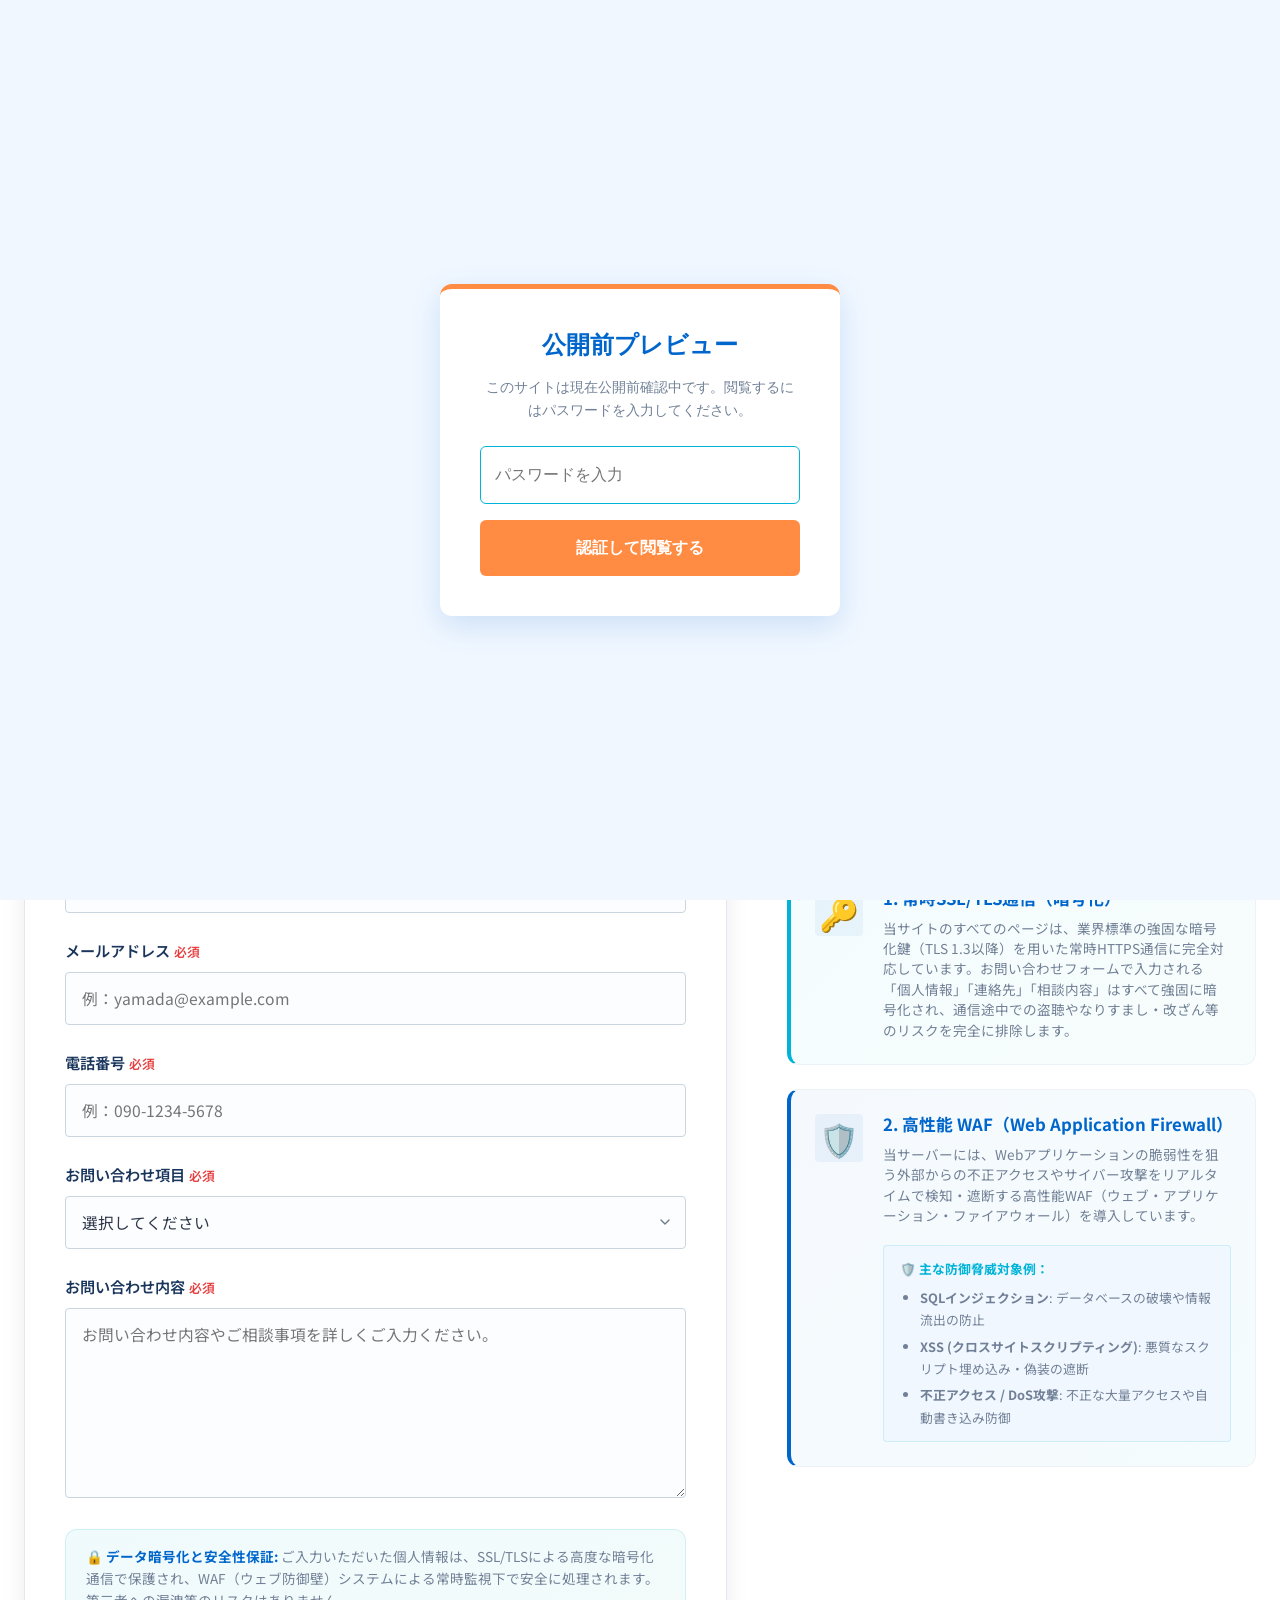
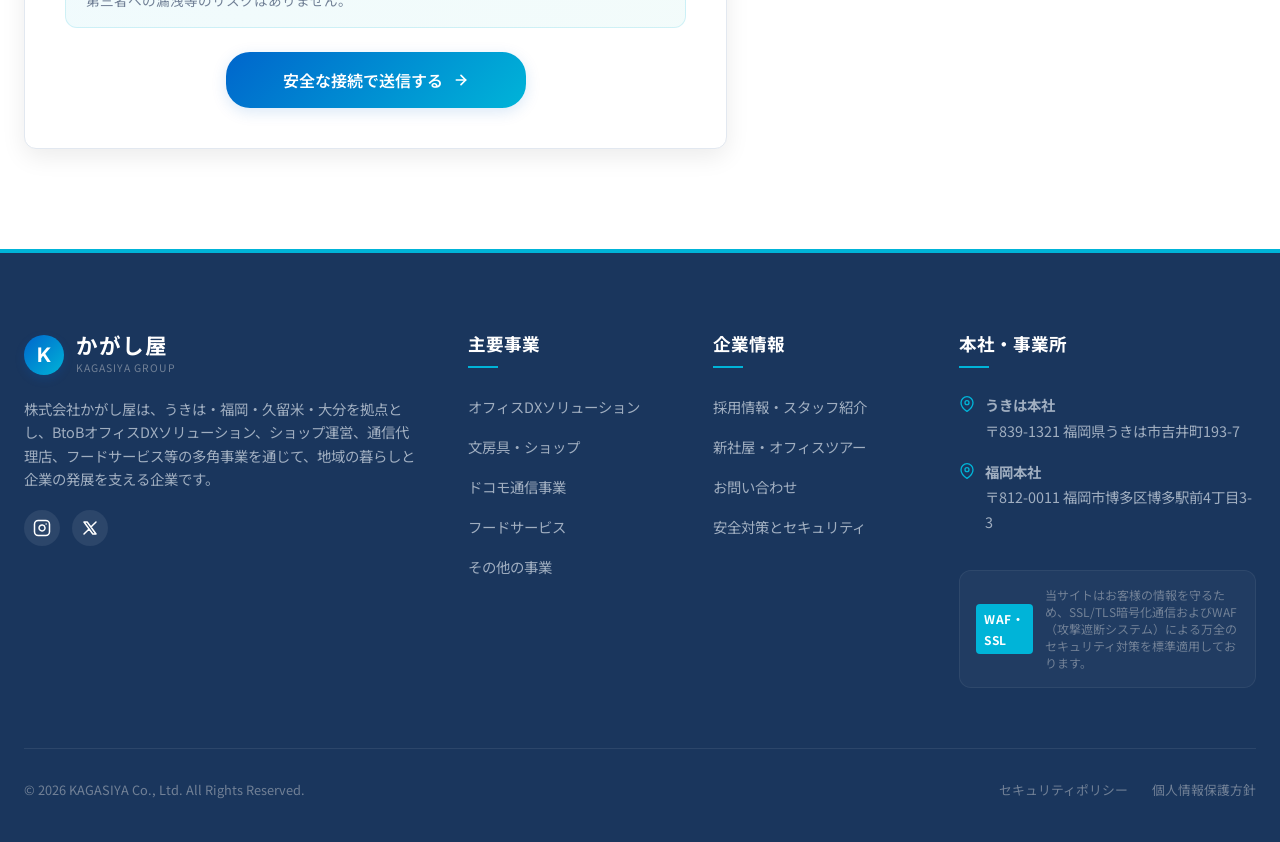
<file: contact.html>
<!DOCTYPE html>
<html lang="ja">
<head>
  <meta charset="UTF-8">
  <meta name="viewport" content="width=device-width, initial-scale=1.0">
  <title>お問い合わせ ＆ セキュリティ体制 | 株式会社かがし屋</title>
  <meta name="description" content="株式会社かがし屋へのお問い合わせフォームです。ご入力内容はSSL暗号化通信およびWAF（Web Application Firewall）による24時間攻撃遮断システムにより完全に保護されています。">
  <link rel="stylesheet" href="css/style.css">
  <link rel="stylesheet" href="css/pages.css">
</head>
<body>

  <!-- ==========================================================================
       HEADER (Glassmorphism Nav)
       ========================================================================== -->
  <header class="header">
    <div class="container header__container">
      <a href="index.html" class="logo" id="header-logo">
        <div class="logo__mark">K</div>
        <div class="logo__text">
          <span class="logo__name">かがし屋</span>
          <span class="logo__sub">KAGASIYA GROUP</span>
        </div>
      </a>
      
      <nav class="nav" id="global-nav">
        <ul class="nav__list">
          <li class="nav__item"><a href="index.html" class="nav__link">ホーム</a></li>
          <li class="nav__item"><a href="office.html" class="nav__link">オフィスDX</a></li>
          <li class="nav__item"><a href="stationery.html" class="nav__link">文具・ショップ</a></li>
          <li class="nav__item"><a href="docomo.html" class="nav__link">ドコモ通信</a></li>
          <li class="nav__item"><a href="food.html" class="nav__link">フードサービス</a></li>
          <li class="nav__item"><a href="others.html" class="nav__link">その他事業</a></li>
          <li class="nav__item"><a href="recruit.html" class="nav__link">採用情報</a></li>
        </ul>
        <a href="contact.html" class="header__btn active" id="nav-contact-btn">
          <span>お問い合わせ</span>
          <svg class="arrow-icon" width="16" height="16" viewBox="0 0 24 24" fill="none" stroke="currentColor" stroke-width="2.5" stroke-linecap="round" stroke-linejoin="round"><line x1="5" y1="12" x2="19" y2="12"></line><polyline points="12 5 19 12 12 19"></polyline></svg>
        </a>
      </nav>

      <div class="burger" id="burger-menu">
        <div class="line1"></div>
        <div class="line2"></div>
        <div class="line3"></div>
      </div>
    </div>
  </header>

  <!-- ==========================================================================
       SUBPAGE HERO — bright gradient instead of dark SVG
       ========================================================================== -->
  <section class="page-hero" style="background: linear-gradient(135deg, var(--primary), var(--secondary));">
    <div class="page-hero__content fade-in">
      <h1 class="page-hero__title">お問い合わせ</h1>
      <span class="page-hero__subtitle">CONTACT &amp; SECURE ENVIRONMENT</span>
    </div>
  </section>

  <!-- ==========================================================================
       BREADCRUMB
       ========================================================================== -->
  <div class="breadcrumb">
    <div class="container">
      <ul class="breadcrumb__list">
        <li class="breadcrumb__item"><a href="index.html">ホーム</a></li>
        <li class="breadcrumb__item active">お問い合わせ</li>
      </ul>
    </div>
  </div>

  <!-- ==========================================================================
       CONTACT FORM & SECURITY INFO LAYOUT
       ========================================================================== -->
  <section class="section-padding">
    <div class="container">
      <div class="contact-layout">
        <!-- Form Panel -->
        <div class="contact-form-container fade-in">
          <h2 style="font-size: 1.5rem; color: var(--primary); margin-bottom: 24px; border-left: 4px solid var(--secondary); padding-left: 12px;">お問い合わせフォーム</h2>
          
          <form id="contact-form" novalidate>
            <div class="form-group">
              <label class="form-label" for="comp-name">貴社名 / 組織名</label>
              <input type="text" class="form-control" id="comp-name" placeholder="例：株式会社かがし屋">
            </div>

            <div class="form-group">
              <label class="form-label" for="user-name">お名前<span>必須</span></label>
              <input type="text" class="form-control" id="user-name" required placeholder="例：山田 太郎">
            </div>

            <div class="form-group">
              <label class="form-label" for="user-email">メールアドレス<span>必須</span></label>
              <input type="email" class="form-control" id="user-email" required placeholder="例：yamada@example.com">
            </div>

            <div class="form-group">
              <label class="form-label" for="user-tel">電話番号<span>必須</span></label>
              <input type="tel" class="form-control" id="user-tel" required placeholder="例：090-1234-5678">
            </div>

            <div class="form-group">
              <label class="form-label" for="req-type">お問い合わせ項目<span>必須</span></label>
              <select class="form-control" id="req-type" required>
                <option value="" disabled selected>選択してください</option>
                <option value="office">オフィスソリューション・DX相談</option>
                <option value="stationery">文房具・ショップ店舗関連</option>
                <option value="docomo">ドコモ通信・法人モバイル導入</option>
                <option value="food">フードサービス（セリオ予約など）</option>
                <option value="recruit">採用エントリー・インターン見学</option>
                <option value="other">その他のお問い合わせ</option>
              </select>
            </div>

            <div class="form-group">
              <label class="form-label" for="user-msg">お問い合わせ内容<span>必須</span></label>
              <textarea class="form-control" id="user-msg" rows="6" required placeholder="お問い合わせ内容やご相談事項を詳しくご入力ください。"></textarea>
            </div>

            <div style="margin-bottom: 24px; font-size: 0.85rem; color: var(--text-muted); line-height: 1.6; background: linear-gradient(135deg, rgba(0, 180, 216, 0.06), rgba(46, 196, 182, 0.06)); padding: 16px 20px; border-radius: var(--border-radius-md); border: 1px solid rgba(0, 180, 216, 0.15);">
              🔒 <strong style="color: var(--primary);">データ暗号化と安全性保証:</strong> ご入力いただいた個人情報は、SSL/TLSによる高度な暗号化通信で保護され、WAF（ウェブ防御壁）システムによる常時監視下で安全に処理されます。第三者への漏洩等のリスクはありません。
            </div>

            <div style="text-align: center;">
              <button type="submit" class="btn-primary" style="width: 100%; max-width: 300px;" id="form-submit-btn">
                <span>安全な接続で送信する</span>
                <svg class="arrow-icon" width="16" height="16" viewBox="0 0 24 24" fill="none" stroke="currentColor" stroke-width="2.5" stroke-linecap="round" stroke-linejoin="round"><line x1="5" y1="12" x2="19" y2="12"></line><polyline points="12 5 19 12 12 19"></polyline></svg>
              </button>
            </div>
          </form>
        </div>

        <!-- Security Specifications Panel — brighter, more cheerful & trustworthy -->
        <div class="security-showcase fade-in delay-200" id="security">
          <div class="section-title" style="text-align: left; margin-bottom: 24px;">
            <span class="section-title__sub">TRUST &amp; SECURITY</span>
            <h2 class="section-title__main" style="padding-bottom: 12px; display: inline-block;">安全・セキュリティ体制</h2>
          </div>
          <p style="font-size: 0.95rem; line-height: 1.8; color: var(--text-main);">
            かがし屋は、お客様からお預かりする大切な情報資産をサイバー脅威から守り、常に安心してWebサイトをご利用いただけるよう、業界最高基準のセキュリティ技術を標準適用しております。
          </p>

          <!-- SSL Card — bright teal accent -->
          <div class="security-card" style="border-left: 4px solid var(--secondary); background: linear-gradient(135deg, rgba(0, 180, 216, 0.04), rgba(46, 196, 182, 0.04));">
            <div class="security-card__icon" style="font-size: 2rem;">🔑</div>
            <div class="security-card__content">
              <h3 class="security-card__title" style="color: var(--primary);">1. 常時SSL/TLS通信（暗号化）</h3>
              <p class="security-card__desc">当サイトのすべてのページは、業界標準の強固な暗号化鍵（TLS 1.3以降）を用いた常時HTTPS通信に完全対応しています。お問い合わせフォームで入力される「個人情報」「連絡先」「相談内容」はすべて強固に暗号化され、通信途中での盗聴やなりすまし・改ざん等のリスクを完全に排除します。</p>
            </div>
          </div>

          <!-- WAF Card — bright blue accent -->
          <div class="security-card" style="border-left: 4px solid var(--primary); background: linear-gradient(135deg, rgba(0, 102, 204, 0.04), rgba(0, 180, 216, 0.04));">
            <div class="security-card__icon" style="font-size: 2rem;">🛡️</div>
            <div class="security-card__content">
              <h3 class="security-card__title" style="color: var(--primary);">2. 高性能 WAF（Web Application Firewall）</h3>
              <p class="security-card__desc">当サーバーには、Webアプリケーションの脆弱性を狙う外部からの不正アクセスやサイバー攻撃をリアルタイムで検知・遮断する高性能WAF（ウェブ・アプリケーション・ファイアウォール）を導入しています。</p>
              <div style="font-size: 0.8rem; background-color: var(--light); border: 1px solid rgba(0, 180, 216, 0.15); padding: 12px 16px; border-radius: var(--border-radius-sm); margin-top: 12px;">
                <strong style="color: var(--secondary);">🛡️ 主な防御脅威対象例：</strong>
                <ul style="list-style: disc; padding-left: 20px; margin-top: 6px; color: var(--text-muted); display: flex; flex-direction: column; gap: 4px;">
                  <li><strong>SQLインジェクション</strong>: データベースの破壊や情報流出の防止</li>
                  <li><strong>XSS (クロスサイトスクリプティング)</strong>: 悪質なスクリプト埋め込み・偽装の遮断</li>
                  <li><strong>不正アクセス / DoS攻撃</strong>: 不正な大量アクセスや自動書き込み防御</li>
                </ul>
              </div>
            </div>
          </div>
        </div>
      </div>
    </div>
  </section>

  <!-- ==========================================================================
       MEGA FOOTER (Unified & Secure)
       ========================================================================== -->
  <footer class="footer">
    <div class="container">
      <div class="footer__main">
        <div class="footer__brand">
          <a href="index.html" class="footer__logo logo">
            <div class="logo__mark">K</div>
            <div class="logo__text">
              <span class="logo__name">かがし屋</span>
              <span class="logo__sub">KAGASIYA GROUP</span>
            </div>
          </a>
          <p class="footer__desc">株式会社かがし屋は、うきは・福岡・久留米・大分を拠点とし、BtoBオフィスDXソリューション、ショップ運営、通信代理店、フードサービス等の多角事業を通じて、地域の暮らしと企業の発展を支える企業です。</p>
          <div class="footer__sns">
            <a href="#" class="footer__sns-link" aria-label="Instagram">
              <svg width="18" height="18" viewBox="0 0 24 24" fill="none" stroke="currentColor" stroke-width="2" stroke-linecap="round" stroke-linejoin="round"><rect x="2" y="2" width="20" height="20" rx="5" ry="5"></rect><path d="M16 11.37A4 4 0 1 1 12.63 8 4 4 0 0 1 16 11.37z"></path><line x1="17.5" y1="6.5" x2="17.51" y2="6.5"></line></svg>
            </a>
            <a href="#" class="footer__sns-link" aria-label="X (Twitter)">
              <svg width="18" height="18" viewBox="0 0 24 24" fill="none" stroke="currentColor" stroke-width="2" stroke-linecap="round" stroke-linejoin="round"><path d="M4 4l11.733 16h4.267l-11.733 -16z M4 20l6.768 -6.768 M20 4l-6.768 6.768"></path></svg>
            </a>
          </div>
        </div>

        <div>
          <h3 class="footer__title">主要事業</h3>
          <ul class="footer__menu-list">
            <li><a href="office.html" class="footer__menu-link">オフィスDXソリューション</a></li>
            <li><a href="stationery.html" class="footer__menu-link">文房具・ショップ</a></li>
            <li><a href="docomo.html" class="footer__menu-link">ドコモ通信事業</a></li>
            <li><a href="food.html" class="footer__menu-link">フードサービス</a></li>
            <li><a href="others.html" class="footer__menu-link">その他の事業</a></li>
          </ul>
        </div>

        <div>
          <h3 class="footer__title">企業情報</h3>
          <ul class="footer__menu-list">
            <li><a href="recruit.html" class="footer__menu-link">採用情報・スタッフ紹介</a></li>
            <li><a href="recruit.html#workplace" class="footer__menu-link">新社屋・オフィスツアー</a></li>
            <li><a href="contact.html" class="footer__menu-link">お問い合わせ</a></li>
            <li><a href="contact.html#security" class="footer__menu-link">安全対策とセキュリティ</a></li>
          </ul>
        </div>

        <div>
          <h3 class="footer__title">本社・事業所</h3>
          <div class="footer__info">
            <div class="footer__info-item">
              <svg class="footer__info-icon" width="16" height="16" viewBox="0 0 24 24" fill="none" stroke="currentColor" stroke-width="2" stroke-linecap="round" stroke-linejoin="round"><path d="M21 10c0 7-9 13-9 13s-9-6-9-13a9 9 0 0 1 18 0z"></path><circle cx="12" cy="10" r="3"></circle></svg>
              <span><strong>うきは本社</strong><br>〒839-1321 福岡県うきは市吉井町193-7</span>
            </div>
            <div class="footer__info-item">
              <svg class="footer__info-icon" width="16" height="16" viewBox="0 0 24 24" fill="none" stroke="currentColor" stroke-width="2" stroke-linecap="round" stroke-linejoin="round"><path d="M21 10c0 7-9 13-9 13s-9-6-9-13a9 9 0 0 1 18 0z"></path><circle cx="12" cy="10" r="3"></circle></svg>
              <span><strong>福岡本社</strong><br>〒812-0011 福岡市博多区博多駅前4丁目3-3</span>
            </div>
            <div class="footer__security">
              <span class="footer__security-badge">WAF・SSL</span>
              <span class="footer__security-text">当サイトはお客様の情報を守るため、SSL/TLS暗号化通信およびWAF（攻撃遮断システム）による万全のセキュリティ対策を標準適用しております。</span>
            </div>
          </div>
        </div>
      </div>

      <div class="footer__bottom">
        <p>&copy; 2026 KAGASIYA Co., Ltd. All Rights Reserved.</p>
        <div class="footer__bottom-links">
          <a href="contact.html#security" class="footer__bottom-link">セキュリティポリシー</a>
          <a href="#" class="footer__bottom-link">個人情報保護方針</a>
        </div>
      </div>
    </div>
  </footer>

  <script src="js/main.js"></script>
</body>
</html>
</file>
<file: css/style.css>
@import url('https://fonts.googleapis.com/css2?family=Inter:wght@300;400;500;600;700&family=Noto+Sans+JP:wght@300;400;500;700&display=swap');

/* ==========================================================================
   Design Tokens & Variables
   ========================================================================== */
:root {
  --primary: #0066CC;        /* 明るく鮮やかなブルー */
  --primary-rgb: 0, 102, 204;
  --secondary: #00B4D8;      /* スカイブルー / シアン */
  --secondary-rgb: 0, 180, 216;
  --accent: #FF8C42;         /* 温かみのあるオレンジ */
  --accent-rgb: 255, 140, 66;
  --dark: #1A365D;           /* 柔らかなダークブルー */
  --light: #F0F7FF;          /* ライトブルーホワイト */
  --white: #FFFFFF;
  --text-main: #2D3748;      /* ウォームチャコール */
  --text-muted: #718096;     /* 補助的なグレー */
  
  --font-en: 'Inter', sans-serif;
  --font-jp: 'Noto Sans JP', sans-serif;
  
  --shadow-sm: 0 2px 8px rgba(0, 0, 0, 0.05);
  --shadow-md: 0 8px 24px rgba(0, 0, 0, 0.08);
  --shadow-lg: 0 16px 40px rgba(0, 0, 0, 0.12);
  --shadow-accent: 0 8px 24px rgba(255, 140, 66, 0.2);
  
  --transition-fast: 0.2s ease;
  --transition-normal: 0.4s cubic-bezier(0.25, 0.8, 0.25, 1);
  --transition-slow: 0.8s cubic-bezier(0.25, 0.8, 0.25, 1);
  
  --border-radius-sm: 4px;
  --border-radius-md: 12px;
  --border-radius-lg: 24px;
  
  --header-height: 80px;
}

/* ==========================================================================
   Reset & Base Styles
   ========================================================================== */
*, *::before, *::after {
  box-sizing: border-box;
  margin: 0;
  padding: 0;
}

html {
  font-size: 16px;
  scroll-behavior: smooth;
  -webkit-text-size-adjust: 100%;
}

body {
  font-family: var(--font-jp);
  font-size: 1rem;
  line-height: 1.75;
  color: var(--text-main);
  background-color: var(--white);
  overflow-x: hidden;
}

a {
  color: inherit;
  text-decoration: none;
  transition: color var(--transition-fast);
}

img {
  max-width: 100%;
  height: auto;
  vertical-align: middle;
  object-fit: cover;
}

ul, ol {
  list-style: none;
}

button, input, select, textarea {
  font-family: inherit;
  font-size: inherit;
  line-height: inherit;
  color: inherit;
  border: none;
  background: none;
  outline: none;
}

button {
  cursor: pointer;
}

/* ==========================================================================
   Typography & Typography Helpers
   ========================================================================== */
h1, h2, h3, h4, h5, h6 {
  font-weight: 700;
  line-height: 1.3;
  color: var(--dark);
}

.en {
  font-family: var(--font-en);
  font-weight: 600;
  letter-spacing: 0.05em;
}

/* ==========================================================================
   Layout Components
   ========================================================================== */
.container {
  width: 100%;
  max-width: 1280px;
  margin-left: auto;
  margin-right: auto;
  padding-left: 24px;
  padding-right: 24px;
}

.section-padding {
  padding-top: 100px;
  padding-bottom: 100px;
}

@media (max-width: 768px) {
  .section-padding {
    padding-top: 60px;
    padding-bottom: 60px;
  }
}

/* ==========================================================================
   Header Style (Glassmorphism)
   ========================================================================== */
.header {
  position: fixed;
  top: 0;
  left: 0;
  width: 100%;
  height: var(--header-height);
  z-index: 1000;
  display: flex;
  align-items: center;
  transition: all var(--transition-normal);
  background-color: rgba(255, 255, 255, 0.85);
  backdrop-filter: blur(12px);
  -webkit-backdrop-filter: blur(12px);
  border-bottom: 1px solid rgba(255, 255, 255, 0.4);
  box-shadow: var(--shadow-sm);
}

.header.scrolled {
  height: 70px;
  background-color: rgba(255, 255, 255, 0.95);
  border-bottom: 1px solid rgba(0, 102, 204, 0.08);
  box-shadow: var(--shadow-md);
}

.header__container {
  display: flex;
  justify-content: space-between;
  align-items: center;
  width: 100%;
}

.logo {
  display: flex;
  align-items: center;
  gap: 12px;
}

.logo__mark {
  width: 40px;
  height: 40px;
  background: linear-gradient(135deg, #0066CC, #00B4D8);
  border-radius: 50%;
  display: flex;
  align-items: center;
  justify-content: center;
  color: var(--white);
  font-weight: 700;
  font-size: 1.25rem;
  box-shadow: 0 4px 10px rgba(0, 102, 204, 0.2);
  font-family: var(--font-en);
}

.logo__text {
  display: flex;
  flex-direction: column;
}

.logo__name {
  font-size: 1.35rem;
  font-weight: 700;
  color: var(--primary);
  letter-spacing: 0.05em;
  line-height: 1.1;
}

.logo__sub {
  font-size: 0.65rem;
  color: var(--text-muted);
  letter-spacing: 0.1em;
  margin-top: 2px;
}

.nav {
  display: flex;
  align-items: center;
  gap: 32px;
}

.nav__list {
  display: flex;
  align-items: center;
  gap: 28px;
}

.nav__link {
  font-size: 0.95rem;
  font-weight: 500;
  color: var(--dark);
  position: relative;
  padding: 8px 0;
}

.nav__link::after {
  content: '';
  position: absolute;
  bottom: 0;
  left: 0;
  width: 100%;
  height: 2px;
  background-color: var(--secondary);
  transform: scaleX(0);
  transform-origin: right;
  transition: transform var(--transition-normal);
}

.nav__link:hover {
  color: var(--secondary);
}

.nav__link:hover::after {
  transform: scaleX(1);
  transform-origin: left;
}

.nav__link.active {
  color: var(--primary);
  font-weight: 700;
}

.nav__link.active::after {
  content: '';
  position: absolute;
  bottom: 0;
  left: 0;
  width: 100%;
  height: 2px;
  background-color: var(--primary);
  transform: scaleX(1);
}

.header__btn {
  display: inline-flex;
  align-items: center;
  justify-content: center;
  gap: 8px;
  background: linear-gradient(135deg, #0066CC, #00B4D8);
  color: var(--white);
  padding: 10px 24px;
  border-radius: var(--border-radius-lg);
  font-size: 0.9rem;
  font-weight: 600;
  box-shadow: 0 4px 15px rgba(0, 102, 204, 0.15);
  transition: all var(--transition-fast);
}

.header__btn:hover {
  transform: translateY(-2px);
  box-shadow: 0 6px 20px rgba(0, 102, 204, 0.25);
  color: var(--white);
}

/* Burger Menu */
.burger {
  display: none;
  cursor: pointer;
  z-index: 1001;
}

.burger div {
  width: 25px;
  height: 2px;
  background-color: var(--primary);
  margin: 5px;
  transition: all var(--transition-fast);
}

@media (max-width: 992px) {
  .nav {
    position: fixed;
    right: 0;
    top: 0;
    height: 100vh;
    width: 280px;
    background-color: var(--white);
    box-shadow: var(--shadow-lg);
    flex-direction: column;
    justify-content: flex-start;
    align-items: flex-start;
    padding: 100px 40px;
    gap: 40px;
    transform: translateX(100%);
    transition: transform var(--transition-normal);
    z-index: 999;
  }

  .nav__list {
    flex-direction: column;
    align-items: flex-start;
    gap: 24px;
    width: 100%;
  }

  .nav__link {
    font-size: 1.1rem;
    width: 100%;
    display: block;
  }

  .header__btn {
    width: 100%;
  }

  .burger {
    display: block;
  }

  .nav.active {
    transform: translateX(0);
  }

  .burger.active .line1 {
    transform: rotate(-45deg) translate(-5px, 5px);
  }

  .burger.active .line2 {
    opacity: 0;
  }

  .burger.active .line3 {
    transform: rotate(45deg) translate(-5px, -5px);
  }
}

/* ==========================================================================
   Section Title Utility
   ========================================================================== */
.section-title {
  text-align: center;
  margin-bottom: 60px;
  position: relative;
}

.section-title__sub {
  display: block;
  font-size: 0.9rem;
  color: var(--secondary);
  text-transform: uppercase;
  margin-bottom: 8px;
  font-weight: 700;
  letter-spacing: 0.15em;
}

.section-title__main {
  font-size: 2.25rem;
  color: var(--dark);
  font-weight: 700;
  position: relative;
  display: inline-block;
  padding-bottom: 16px;
}

.section-title__main::after {
  content: '';
  position: absolute;
  bottom: 0;
  left: 50%;
  transform: translateX(-50%);
  width: 60px;
  height: 3px;
  background: linear-gradient(to right, #0066CC, #00B4D8);
  border-radius: 2px;
}

@media (max-width: 768px) {
  .section-title {
    margin-bottom: 40px;
  }
  .section-title__main {
    font-size: 1.75rem;
  }
}

/* ==========================================================================
   Common Interactive Buttons & Links
   ========================================================================== */
.btn-primary {
  display: inline-flex;
  align-items: center;
  justify-content: center;
  gap: 10px;
  background: linear-gradient(135deg, #0066CC, #00B4D8);
  color: var(--white);
  padding: 14px 36px;
  border-radius: var(--border-radius-lg);
  font-weight: 600;
  font-size: 1rem;
  box-shadow: 0 4px 15px rgba(0, 102, 204, 0.15);
  transition: all var(--transition-normal);
}

.btn-primary:hover {
  transform: translateY(-2px);
  box-shadow: 0 8px 24px rgba(0, 102, 204, 0.25);
  color: var(--white);
}

.btn-secondary {
  display: inline-flex;
  align-items: center;
  justify-content: center;
  gap: 10px;
  background-color: var(--white);
  color: var(--primary);
  border: 2px solid var(--primary);
  padding: 12px 34px;
  border-radius: var(--border-radius-lg);
  font-weight: 600;
  font-size: 1rem;
  transition: all var(--transition-normal);
}

.btn-secondary:hover {
  background-color: var(--primary);
  color: var(--white);
  transform: translateY(-2px);
  box-shadow: var(--shadow-md);
}

.btn-gold {
  display: inline-flex;
  align-items: center;
  justify-content: center;
  gap: 10px;
  background: linear-gradient(135deg, #FF8C42, #E8751A);
  color: var(--white);
  padding: 14px 36px;
  border-radius: var(--border-radius-lg);
  font-weight: 600;
  font-size: 1rem;
  box-shadow: var(--shadow-accent);
  transition: all var(--transition-normal);
}

.btn-gold:hover {
  transform: translateY(-2px);
  box-shadow: 0 12px 30px rgba(255, 140, 66, 0.4);
  color: var(--white);
}

.arrow-icon {
  transition: transform var(--transition-fast);
}

.btn-primary:hover .arrow-icon,
.btn-secondary:hover .arrow-icon,
.btn-gold:hover .arrow-icon {
  transform: translateX(4px);
}

/* ==========================================================================
   Mega Footer Style
   ========================================================================== */
.footer {
  background-color: #1A365D;
  color: var(--light);
  padding-top: 80px;
  padding-bottom: 40px;
  border-top: 4px solid #00B4D8;
}

.footer__main {
  display: grid;
  grid-template-columns: 2fr 1fr 1fr 1.5fr;
  gap: 48px;
  margin-bottom: 60px;
}

@media (max-width: 992px) {
  .footer__main {
    grid-template-columns: 1fr 1fr;
    gap: 40px;
  }
}

@media (max-width: 576px) {
  .footer__main {
    grid-template-columns: 1fr;
    gap: 32px;
  }
}

.footer__brand {
  display: flex;
  flex-direction: column;
  gap: 20px;
}

.footer__logo .logo__name {
  color: var(--white);
}

.footer__logo .logo__sub {
  color: var(--text-muted);
}

.footer__desc {
  font-size: 0.9rem;
  line-height: 1.6;
  color: #A0AEC0;
}

.footer__sns {
  display: flex;
  gap: 12px;
}

.footer__sns-link {
  width: 36px;
  height: 36px;
  background-color: rgba(255, 255, 255, 0.08);
  border-radius: 50%;
  display: flex;
  align-items: center;
  justify-content: center;
  color: var(--white);
  transition: all var(--transition-fast);
}

.footer__sns-link:hover {
  background-color: var(--secondary);
  transform: translateY(-3px);
  color: var(--white);
}

.footer__title {
  font-size: 1.1rem;
  font-weight: 700;
  color: var(--white);
  margin-bottom: 24px;
  position: relative;
  padding-bottom: 12px;
}

.footer__title::after {
  content: '';
  position: absolute;
  bottom: 0;
  left: 0;
  width: 30px;
  height: 2px;
  background-color: var(--secondary);
}

.footer__menu-list {
  display: flex;
  flex-direction: column;
  gap: 12px;
}

.footer__menu-link {
  font-size: 0.9rem;
  color: #A0AEC0;
  transition: all var(--transition-fast);
  display: inline-flex;
  align-items: center;
  gap: 6px;
}

.footer__menu-link:hover {
  color: var(--white);
  transform: translateX(4px);
}

.footer__info {
  display: flex;
  flex-direction: column;
  gap: 16px;
  font-size: 0.9rem;
  color: #A0AEC0;
}

.footer__info-item {
  display: flex;
  align-items: flex-start;
  gap: 10px;
}

.footer__info-icon {
  color: var(--secondary);
  margin-top: 4px;
  flex-shrink: 0;
}

.footer__security {
  margin-top: 20px;
  padding: 16px;
  background-color: rgba(255, 255, 255, 0.03);
  border-radius: var(--border-radius-md);
  border: 1px solid rgba(255, 255, 255, 0.06);
  display: flex;
  align-items: center;
  gap: 12px;
}

.footer__security-badge {
  background-color: var(--secondary);
  color: var(--white);
  font-size: 0.75rem;
  font-weight: 700;
  padding: 4px 8px;
  border-radius: 4px;
  letter-spacing: 0.05em;
}

.footer__security-text {
  font-size: 0.75rem;
  line-height: 1.4;
  color: #718096;
}

.footer__bottom {
  margin-top: 60px;
  padding-top: 30px;
  border-top: 1px solid rgba(255, 255, 255, 0.08);
  display: flex;
  justify-content: space-between;
  align-items: center;
  flex-wrap: wrap;
  gap: 20px;
  font-size: 0.8rem;
  color: #718096;
}

@media (max-width: 576px) {
  .footer__bottom {
    flex-direction: column;
    align-items: center;
    text-align: center;
  }
}

.footer__bottom-links {
  display: flex;
  gap: 24px;
}

.footer__bottom-link:hover {
  color: var(--white);
}

/* ==========================================================================
   Scroll Fade In Animation
   ========================================================================== */
.fade-in {
  opacity: 0;
  transform: translateY(30px);
  transition: opacity var(--transition-slow), transform var(--transition-slow);
}

.fade-in.appear {
  opacity: 1;
  transform: translateY(0);
}

.delay-100 { transition-delay: 0.1s; }
.delay-200 { transition-delay: 0.2s; }
.delay-300 { transition-delay: 0.3s; }
.delay-400 { transition-delay: 0.4s; }
.delay-500 { transition-delay: 0.5s; }
</file>
<file: css/pages.css>
/* ==========================================================================
   Pages-specific Styles (Kagasiya Subpages & Components)
   ========================================================================== */

/* ==========================================================================
   Common Pages Hero Section (Subpages Layout)
   ========================================================================== */
.page-hero {
  position: relative;
  height: 380px;
  background-color: var(--primary);
  background-size: cover;
  background-position: center;
  display: flex;
  align-items: center;
  justify-content: center;
  color: var(--white);
  text-align: center;
  overflow: hidden;
  margin-top: var(--header-height);
}

.page-hero::before {
  content: '';
  position: absolute;
  top: 0;
  left: 0;
  width: 100%;
  height: 100%;
  background: linear-gradient(135deg, rgba(0, 102, 204, 0.85), rgba(0, 180, 216, 0.75));
  z-index: 1;
}

.page-hero__content {
  position: relative;
  z-index: 2;
  padding: 0 24px;
}

.page-hero__title {
  font-size: 2.75rem;
  color: var(--white);
  margin-bottom: 12px;
  letter-spacing: 0.05em;
}

.page-hero__subtitle {
  font-family: var(--font-en);
  font-size: 1.1rem;
  color: var(--accent);
  text-transform: uppercase;
  letter-spacing: 0.2em;
  font-weight: 600;
}

@media (max-width: 768px) {
  .page-hero {
    height: 280px;
  }
  .page-hero__title {
    font-size: 2rem;
  }
  .page-hero__subtitle {
    font-size: 0.9rem;
  }
}

/* Breadcrumb */
.breadcrumb {
  background-color: var(--light);
  padding: 16px 0;
  border-bottom: 1px solid #E2E8F0;
}

.breadcrumb__list {
  display: flex;
  flex-wrap: wrap;
  gap: 8px;
  font-size: 0.85rem;
  color: var(--text-muted);
}

.breadcrumb__item a:hover {
  color: var(--secondary);
}

.breadcrumb__item::after {
  content: '/';
  margin-left: 8px;
  color: #CBD5E0;
}

.breadcrumb__item:last-child::after {
  content: '';
}

.breadcrumb__item.active {
  color: var(--primary);
  font-weight: 500;
}

/* ==========================================================================
   "O-Nayami" (Problems) Banner - Psychological Hook
   ========================================================================== */
.onayami-section {
  background-color: #FFFDF6;
  border-top: 1px solid #F3EDD7;
  border-bottom: 1px solid #F3EDD7;
}

.onayami-box {
  background: var(--white);
  border: 2px solid #F5C77E;
  border-radius: var(--border-radius-md);
  padding: 48px;
  box-shadow: var(--shadow-sm);
}

.onayami-box__title {
  font-size: 1.75rem;
  text-align: center;
  color: #C45E1B;
  margin-bottom: 32px;
  font-weight: 700;
}

.onayami-box__title span {
  display: inline-block;
  background-color: #FFF0E0;
  padding: 4px 12px;
  border-radius: 4px;
}

.onayami-list {
  display: grid;
  grid-template-columns: repeat(3, 1fr);
  gap: 24px;
  margin-bottom: 40px;
}

@media (max-width: 992px) {
  .onayami-list {
    grid-template-columns: 1fr;
  }
}

.onayami-card {
  background-color: var(--light);
  border-radius: var(--border-radius-md);
  padding: 24px;
  position: relative;
  display: flex;
  flex-direction: column;
  gap: 12px;
}

.onayami-card__num {
  font-family: var(--font-en);
  font-size: 1.5rem;
  font-weight: 700;
  color: rgba(255, 140, 66, 0.3);
  line-height: 1;
}

.onayami-card__text {
  font-size: 0.95rem;
  font-weight: 500;
  color: var(--dark);
  line-height: 1.6;
}

.onayami-action {
  text-align: center;
}

.onayami-action__text {
  font-size: 1.1rem;
  font-weight: 700;
  color: var(--primary);
  margin-bottom: 16px;
}

/* ==========================================================================
   Home Page (`index.html`) Sub-components
   ========================================================================== */
/* Hero Slideshow */
.home-hero {
  height: 100vh;
  min-height: 600px;
  position: relative;
  display: flex;
  align-items: center;
  color: var(--white);
  overflow: hidden;
}

.home-hero__bg {
  position: absolute;
  top: 0;
  left: 0;
  width: 100%;
  height: 100%;
  z-index: 1;
  background: linear-gradient(135deg, rgba(0, 102, 204, 0.85), rgba(0, 180, 216, 0.7)),
              url('data:image/svg+xml;utf8,<svg xmlns="http://www.w3.org/2000/svg" width="1200" height="800" viewBox="0 0 1200 800"><rect width="1200" height="800" fill="%230066CC"/><circle cx="900" cy="200" r="300" fill="%2300B4D8" opacity="0.3"/><circle cx="200" cy="600" r="250" fill="%23FF8C42" opacity="0.15"/><path d="M 0 400 Q 300 200 600 400 T 1200 400" fill="none" stroke="white" stroke-width="2" opacity="0.1"/></svg>');
  background-size: cover;
  background-position: center;
}

.home-hero__content {
  position: relative;
  z-index: 2;
  max-width: 800px;
}

.home-hero__sub {
  font-size: 1.1rem;
  font-weight: 700;
  color: var(--accent);
  letter-spacing: 0.25em;
  margin-bottom: 20px;
  display: inline-block;
  border-bottom: 2px solid var(--accent);
  padding-bottom: 6px;
}

.home-hero__title {
  font-size: 3.5rem;
  line-height: 1.3;
  color: var(--white);
  margin-bottom: 24px;
}

.home-hero__title span {
  background: linear-gradient(to right, var(--white), #A9F1DF);
  -webkit-background-clip: text;
  -webkit-text-fill-color: transparent;
}

.home-hero__desc {
  font-size: 1.15rem;
  line-height: 1.8;
  margin-bottom: 40px;
  color: rgba(255, 255, 255, 0.9);
}

.home-hero__btns {
  display: flex;
  gap: 20px;
}

@media (max-width: 768px) {
  .home-hero__title {
    font-size: 2.25rem;
  }
  .home-hero__desc {
    font-size: 1rem;
  }
  .home-hero__btns {
    flex-direction: column;
    gap: 12px;
  }
}

/* About Section */
.home-about {
  background: linear-gradient(180deg, var(--white) 0%, var(--light) 100%);
}

.home-about__grid {
  display: grid;
  grid-template-columns: 1fr 1fr;
  gap: 60px;
  align-items: center;
}

@media (max-width: 992px) {
  .home-about__grid {
    grid-template-columns: 1fr;
    gap: 40px;
  }
}

.home-about__image {
  position: relative;
}

.home-about__img-box {
  border-radius: var(--border-radius-lg);
  overflow: hidden;
  box-shadow: var(--shadow-lg);
  position: relative;
  z-index: 2;
}

.home-about__badge {
  position: absolute;
  bottom: -20px;
  right: -20px;
  background-color: var(--accent);
  color: var(--white);
  padding: 24px;
  border-radius: var(--border-radius-md);
  box-shadow: var(--shadow-accent);
  z-index: 3;
}

.home-about__badge-num {
  font-family: var(--font-en);
  font-size: 2.25rem;
  font-weight: 700;
  line-height: 1;
  display: block;
}

.home-about__badge-txt {
  font-size: 0.75rem;
  letter-spacing: 0.1em;
  margin-top: 4px;
  display: block;
}

.home-about__content {
  display: flex;
  flex-direction: column;
  gap: 24px;
}

.home-about__tagline {
  font-size: 1.5rem;
  font-weight: 700;
  color: var(--primary);
  line-height: 1.4;
}

/* Business Multi-Cards Navigation */
.home-biz__grid {
  display: grid;
  grid-template-columns: repeat(2, 1fr);
  gap: 32px;
}

@media (max-width: 768px) {
  .home-biz__grid {
    grid-template-columns: 1fr;
    gap: 24px;
  }
}

.home-biz__card {
  background-color: var(--white);
  border-radius: var(--border-radius-md);
  overflow: hidden;
  box-shadow: var(--shadow-sm);
  transition: all var(--transition-normal);
  display: flex;
  flex-direction: column;
  height: 100%;
  border: 1px solid #E2E8F0;
}

.home-biz__card:hover {
  transform: translateY(-8px);
  box-shadow: var(--shadow-lg);
  border-color: rgba(0, 180, 216, 0.3);
}

.home-biz__img-wrapper {
  position: relative;
  height: 200px;
  overflow: hidden;
}

.home-biz__img-wrapper::after {
  content: '';
  position: absolute;
  top: 0;
  left: 0;
  width: 100%;
  height: 100%;
  background: linear-gradient(180deg, rgba(0,0,0,0) 50%, rgba(0, 102, 204, 0.7) 100%);
}

.home-biz__card:hover .home-biz__img {
  transform: scale(1.05);
}

.home-biz__img {
  width: 100%;
  height: 100%;
  transition: transform var(--transition-normal);
}

.home-biz__tag {
  position: absolute;
  top: 16px;
  left: 16px;
  background-color: var(--accent);
  color: var(--white);
  padding: 4px 12px;
  border-radius: 4px;
  font-size: 0.75rem;
  font-weight: 700;
  z-index: 2;
  box-shadow: var(--shadow-sm);
}

.home-biz__label-en {
  position: absolute;
  bottom: 16px;
  left: 20px;
  color: var(--white);
  font-family: var(--font-en);
  font-size: 1.25rem;
  font-weight: 700;
  z-index: 2;
  letter-spacing: 0.05em;
}

.home-biz__body {
  padding: 32px;
  display: flex;
  flex-direction: column;
  flex-grow: 1;
}

.home-biz__title {
  font-size: 1.35rem;
  margin-bottom: 16px;
  color: var(--primary);
}

.home-biz__desc {
  font-size: 0.95rem;
  line-height: 1.6;
  color: var(--text-muted);
  margin-bottom: 24px;
  flex-grow: 1;
}

.home-biz__link {
  font-size: 0.95rem;
  font-weight: 700;
  color: var(--secondary);
  display: inline-flex;
  align-items: center;
  gap: 8px;
  align-self: flex-start;
}

/* Topics Tabbed Layout */
.tab-container {
  width: 100%;
}

.tab-nav {
  display: flex;
  justify-content: center;
  gap: 16px;
  margin-bottom: 40px;
  border-bottom: 1px solid #E2E8F0;
  padding-bottom: 16px;
}

.tab-btn {
  padding: 10px 24px;
  border-radius: var(--border-radius-lg);
  font-size: 0.95rem;
  font-weight: 600;
  transition: all var(--transition-fast);
  color: var(--text-muted);
}

.tab-btn:hover {
  color: var(--secondary);
  background-color: var(--light);
}

.tab-btn.active {
  color: var(--white);
  background-color: var(--primary);
  box-shadow: var(--shadow-sm);
}

.tab-content {
  position: relative;
}

.tab-panel {
  display: none;
  opacity: 0;
  transform: translateY(15px);
  transition: opacity 0.4s ease, transform 0.4s ease;
}

.tab-panel.active {
  display: block;
  opacity: 1;
  transform: translateY(0);
}

.news-list {
  display: flex;
  flex-direction: column;
  gap: 16px;
}

.news-item {
  display: flex;
  align-items: center;
  gap: 24px;
  padding: 20px 0;
  border-bottom: 1px solid #E2E8F0;
  transition: transform var(--transition-fast);
}

.news-item:hover {
  transform: translateX(6px);
}

.news-item__meta {
  display: flex;
  align-items: center;
  gap: 16px;
  flex-shrink: 0;
}

.news-item__date {
  font-family: var(--font-en);
  font-size: 0.9rem;
  color: var(--text-muted);
}

.news-item__cat {
  font-size: 0.75rem;
  font-weight: 700;
  padding: 4px 10px;
  border-radius: 4px;
  text-align: center;
}

.news-item__cat.cat-info { background-color: #E2F0FD; color: #1B65C4; }
.news-item__cat.cat-recruit { background-color: #EAF9F1; color: #1E824C; }
.news-item__cat.cat-biz { background-color: #FFF0E0; color: #C45E1B; }

.news-item__title {
  font-size: 0.98rem;
  font-weight: 500;
  color: var(--dark);
  line-height: 1.5;
  flex-grow: 1;
}

@media (max-width: 768px) {
  .news-item {
    flex-direction: column;
    align-items: flex-start;
    gap: 8px;
  }
}

/* ==========================================================================
   BtoB Office Page (`office.html`) Components
   ========================================================================== */
/* One-Stop Solution Interactive Map */
.interactive-section {
  background-color: var(--light);
}

.solution-grid {
  display: grid;
  grid-template-columns: 1.2fr 1fr;
  gap: 60px;
  align-items: center;
}

@media (max-width: 992px) {
  .solution-grid {
    grid-template-columns: 1fr;
    gap: 40px;
  }
}

.solution-map {
  position: relative;
  width: 100%;
  aspect-ratio: 1;
  max-width: 500px;
  margin: 0 auto;
}

.map-center {
  position: absolute;
  top: 50%;
  left: 50%;
  transform: translate(-50%, -50%);
  width: 130px;
  height: 130px;
  background: radial-gradient(circle, #0066CC 0%, #004999 100%);
  border: 4px solid var(--white);
  border-radius: 50%;
  display: flex;
  flex-direction: column;
  align-items: center;
  justify-content: center;
  color: var(--white);
  z-index: 10;
  box-shadow: var(--shadow-lg);
  text-align: center;
}

.map-center__name {
  font-size: 1.15rem;
  font-weight: 700;
  line-height: 1.2;
}

.map-center__sub {
  font-size: 0.65rem;
  letter-spacing: 0.1em;
  opacity: 0.8;
  margin-top: 4px;
}

.map-orbit {
  position: absolute;
  top: 50%;
  left: 50%;
  transform: translate(-50%, -50%);
  width: 75%;
  height: 75%;
  border: 2px dashed rgba(0, 180, 216, 0.2);
  border-radius: 50%;
  animation: rotateOrbit 60s linear infinite;
}

@keyframes rotateOrbit {
  0% { transform: translate(-50%, -50%) rotate(0deg); }
  100% { transform: translate(-50%, -50%) rotate(360deg); }
}

.map-node {
  position: absolute;
  width: 100px;
  height: 100px;
  background-color: var(--white);
  border: 3px solid #00B4D8;
  border-radius: 50%;
  display: flex;
  flex-direction: column;
  align-items: center;
  justify-content: center;
  cursor: pointer;
  z-index: 5;
  transition: all var(--transition-normal);
  box-shadow: var(--shadow-sm);
  text-align: center;
}

.map-node:hover {
  transform: scale(1.1);
  border-color: var(--accent);
  box-shadow: 0 10px 20px rgba(0, 180, 216, 0.15);
}

.map-node.node-1 { top: 5%; left: 50%; transform: translateX(-50%); }
.map-node.node-2 { right: 5%; top: 50%; transform: translateY(-50%); }
.map-node.node-3 { bottom: 5%; left: 50%; transform: translateX(-50%); }
.map-node.node-4 { left: 5%; top: 50%; transform: translateY(-50%); }

.map-node:hover.node-1 { transform: translateX(-50%) scale(1.1); }
.map-node:hover.node-2 { transform: translateY(-50%) scale(1.1); }
.map-node:hover.node-3 { transform: translateX(-50%) scale(1.1); }
.map-node:hover.node-4 { transform: translateY(-50%) scale(1.1); }

.map-node__icon {
  font-size: 1.5rem;
  color: var(--secondary);
}

.map-node:hover .map-node__icon {
  color: var(--accent);
}

.map-node__name {
  font-size: 0.8rem;
  font-weight: 700;
  margin-top: 4px;
}

.solution-details {
  display: flex;
  flex-direction: column;
  gap: 24px;
}

.solution-detail-card {
  background-color: var(--white);
  padding: 24px;
  border-radius: var(--border-radius-md);
  border-left: 5px solid var(--secondary);
  box-shadow: var(--shadow-sm);
  display: flex;
  gap: 20px;
}

.solution-detail-card__icon {
  width: 48px;
  height: 48px;
  background-color: rgba(0, 180, 216, 0.1);
  color: var(--secondary);
  border-radius: 50%;
  display: flex;
  align-items: center;
  justify-content: center;
  font-size: 1.25rem;
  flex-shrink: 0;
}

.solution-detail-card__content {
  display: flex;
  flex-direction: column;
  gap: 8px;
}

.solution-detail-card__title {
  font-size: 1.15rem;
  color: var(--primary);
}

.solution-detail-card__desc {
  font-size: 0.9rem;
  line-height: 1.5;
  color: var(--text-muted);
}

/* BEFORE / AFTER Showroom Case Study */
.case-grid {
  display: grid;
  grid-template-columns: repeat(2, 1fr);
  gap: 40px;
}

@media (max-width: 992px) {
  .case-grid {
    grid-template-columns: 1fr;
    gap: 32px;
  }
}

.case-card {
  background-color: var(--white);
  border-radius: var(--border-radius-md);
  overflow: hidden;
  box-shadow: var(--shadow-md);
  border: 1px solid #E2E8F0;
  display: flex;
  flex-direction: column;
}

.case-card__header {
  background-color: #0066CC;
  color: var(--white);
  padding: 16px 24px;
}

.case-card__tag {
  font-size: 0.75rem;
  font-weight: 700;
  color: var(--accent);
  text-transform: uppercase;
  letter-spacing: 0.1em;
}

.case-card__title {
  font-size: 1.2rem;
  color: var(--white);
  margin-top: 4px;
}

.case-comparison {
  display: grid;
  grid-template-columns: 1fr 1fr;
  position: relative;
  background-color: #E2E8F0;
}

.case-image-box {
  position: relative;
  height: 220px;
  overflow: hidden;
}

.case-image {
  width: 100%;
  height: 100%;
}

.case-image-label {
  position: absolute;
  top: 12px;
  left: 12px;
  padding: 4px 10px;
  border-radius: 4px;
  font-size: 0.75rem;
  font-weight: 700;
  color: var(--white);
}

.case-image-label.label-before { background-color: #A0AEC0; }
.case-image-label.label-after { background-color: #00B4D8; }

.case-arrow {
  position: absolute;
  top: 50%;
  left: 50%;
  transform: translate(-50%, -50%);
  width: 40px;
  height: 40px;
  background-color: #FF8C42;
  color: var(--white);
  border-radius: 50%;
  display: flex;
  align-items: center;
  justify-content: center;
  font-size: 1.25rem;
  box-shadow: var(--shadow-sm);
  z-index: 3;
}

.case-body {
  padding: 28px;
}

.case-effect {
  background-color: #FFFDF6;
  border: 1px dashed #F5C77E;
  border-radius: 8px;
  padding: 16px;
  margin-bottom: 20px;
}

.case-effect__label {
  font-size: 0.8rem;
  font-weight: 700;
  color: #C45E1B;
  margin-bottom: 4px;
  display: block;
}

.case-effect__value {
  font-size: 1.15rem;
  font-weight: 700;
  color: var(--primary);
}

.case-voice {
  position: relative;
  padding-left: 20px;
}

.case-voice::before {
  content: '\201C';
  position: absolute;
  top: -10px;
  left: 0;
  font-size: 2.5rem;
  color: var(--secondary);
  opacity: 0.3;
  line-height: 1;
}

.case-voice__text {
  font-size: 0.9rem;
  line-height: 1.6;
  color: var(--text-muted);
}

/* Manufacturers logos */
.partners-grid {
  display: grid;
  grid-template-columns: repeat(4, 1fr);
  gap: 24px;
  align-items: center;
  margin-top: 40px;
}

@media (max-width: 768px) {
  .partners-grid {
    grid-template-columns: repeat(2, 1fr);
    gap: 16px;
  }
}

.partner-logo {
  background-color: var(--white);
  border: 1px solid #E2E8F0;
  border-radius: var(--border-radius-md);
  padding: 24px;
  display: flex;
  align-items: center;
  justify-content: center;
  height: 80px;
  transition: all var(--transition-fast);
}

.partner-logo:hover {
  transform: translateY(-4px);
  border-color: #00B4D8;
  box-shadow: var(--shadow-sm);
}

.partner-logo__text {
  font-family: var(--font-en);
  font-size: 1.1rem;
  font-weight: 700;
  color: #A0AEC0;
  letter-spacing: 0.05em;
  transition: color var(--transition-fast);
}

.partner-logo:hover .partner-logo__text {
  color: var(--primary);
}

/* ==========================================================================
   Recruit & Staff (`recruit.html`) Layout
   ========================================================================== */
.staff-grid {
  display: grid;
  grid-template-columns: repeat(3, 1fr);
  gap: 32px;
  margin-top: 40px;
}

@media (max-width: 992px) {
  .staff-grid {
    grid-template-columns: 1fr 1fr;
  }
}

@media (max-width: 576px) {
  .staff-grid {
    grid-template-columns: 1fr;
  }
}

.staff-card {
  background-color: var(--white);
  border-radius: var(--border-radius-md);
  overflow: hidden;
  box-shadow: var(--shadow-sm);
  border: 1px solid #E2E8F0;
  transition: all var(--transition-normal);
  display: flex;
  flex-direction: column;
}

.staff-card:hover {
  transform: translateY(-8px);
  box-shadow: var(--shadow-lg);
  border-color: rgba(0, 102, 204, 0.15);
}

.staff-card__img-box {
  position: relative;
  height: 260px;
  overflow: hidden;
}

.staff-card__img {
  width: 100%;
  height: 100%;
  transition: transform var(--transition-normal);
}

.staff-card:hover .staff-card__img {
  transform: scale(1.05);
}

.staff-card__dept {
  position: absolute;
  bottom: 16px;
  left: 16px;
  background-color: #0066CC;
  color: var(--white);
  padding: 4px 12px;
  border-radius: 4px;
  font-size: 0.75rem;
  font-weight: 600;
}

.staff-card__body {
  padding: 24px;
  display: flex;
  flex-direction: column;
  flex-grow: 1;
}

.staff-card__role {
  font-size: 0.8rem;
  color: var(--text-muted);
  margin-bottom: 4px;
}

.staff-card__name {
  font-size: 1.25rem;
  color: var(--dark);
  margin-bottom: 12px;
}

.staff-card__quote {
  font-size: 0.9rem;
  line-height: 1.5;
  color: var(--text-main);
  flex-grow: 1;
}

/* ==========================================================================
   Contact Form & Security Components (`contact.html`)
   ========================================================================== */
.contact-layout {
  display: grid;
  grid-template-columns: 1.5fr 1fr;
  gap: 60px;
}

@media (max-width: 992px) {
  .contact-layout {
    grid-template-columns: 1fr;
    gap: 40px;
  }
}

.contact-form-container {
  background-color: var(--white);
  border-radius: var(--border-radius-md);
  padding: 40px;
  box-shadow: var(--shadow-md);
  border: 1px solid #E2E8F0;
}

@media (max-width: 576px) {
  .contact-form-container {
    padding: 24px;
  }
}

.form-group {
  margin-bottom: 24px;
  position: relative;
}

.form-label {
  display: block;
  font-weight: 600;
  color: var(--dark);
  margin-bottom: 8px;
  font-size: 0.95rem;
}

.form-label span {
  color: #E53E3E;
  margin-left: 4px;
  font-size: 0.8rem;
}

.form-control {
  width: 100%;
  padding: 12px 16px;
  border: 1px solid #CBD5E0;
  border-radius: var(--border-radius-sm);
  background-color: #FCFDFF;
  font-size: 0.98rem;
  transition: all var(--transition-fast);
}

.form-control:focus {
  border-color: var(--secondary);
  box-shadow: 0 0 0 3px rgba(0, 180, 216, 0.15);
  background-color: var(--white);
}

select.form-control {
  appearance: none;
  background-image: url('data:image/svg+xml;utf8,<svg xmlns="http://www.w3.org/2000/svg" width="24" height="24" viewBox="0 0 24 24" fill="none" stroke="%236B7C85" stroke-width="2" stroke-linecap="round" stroke-linejoin="round"><polyline points="6 9 12 15 18 9"></polyline></svg>');
  background-repeat: no-repeat;
  background-position: right 12px center;
  background-size: 16px;
  padding-right: 40px;
}

/* Form Validation Styles */
.form-control.is-invalid {
  border-color: #E53E3E;
  background-color: #FFF5F5;
}

.form-control.is-valid {
  border-color: #2EC4B6;
  background-color: #F0FFF4;
}

.error-message {
  color: #E53E3E;
  font-size: 0.8rem;
  margin-top: 6px;
  font-weight: 500;
}

/* Security Showcase Panel */
.security-showcase {
  display: flex;
  flex-direction: column;
  gap: 24px;
}

.security-card {
  background-color: #F7FAFC;
  border: 1px solid #EDF2F7;
  border-radius: var(--border-radius-md);
  padding: 24px;
  display: flex;
  gap: 20px;
}

.security-card__icon {
  width: 48px;
  height: 48px;
  background-color: rgba(0, 102, 204, 0.06);
  color: var(--primary);
  border-radius: var(--border-radius-sm);
  display: flex;
  align-items: center;
  justify-content: center;
  font-size: 1.5rem;
  flex-shrink: 0;
}

.security-card__content {
  display: flex;
  flex-direction: column;
  gap: 8px;
}

.security-card__title {
  font-size: 1.05rem;
  color: var(--primary);
}

.security-card__desc {
  font-size: 0.85rem;
  line-height: 1.5;
  color: var(--text-muted);
}

/* Loading spinner */
.spinner {
  display: inline-block;
  width: 16px;
  height: 16px;
  border: 2px solid rgba(255, 255, 255, 0.3);
  border-radius: 50%;
  border-top-color: var(--white);
  animation: spin 0.8s linear infinite;
  margin-right: 8px;
  vertical-align: middle;
}

@keyframes spin {
  to { transform: rotate(360deg); }
}
</file>
